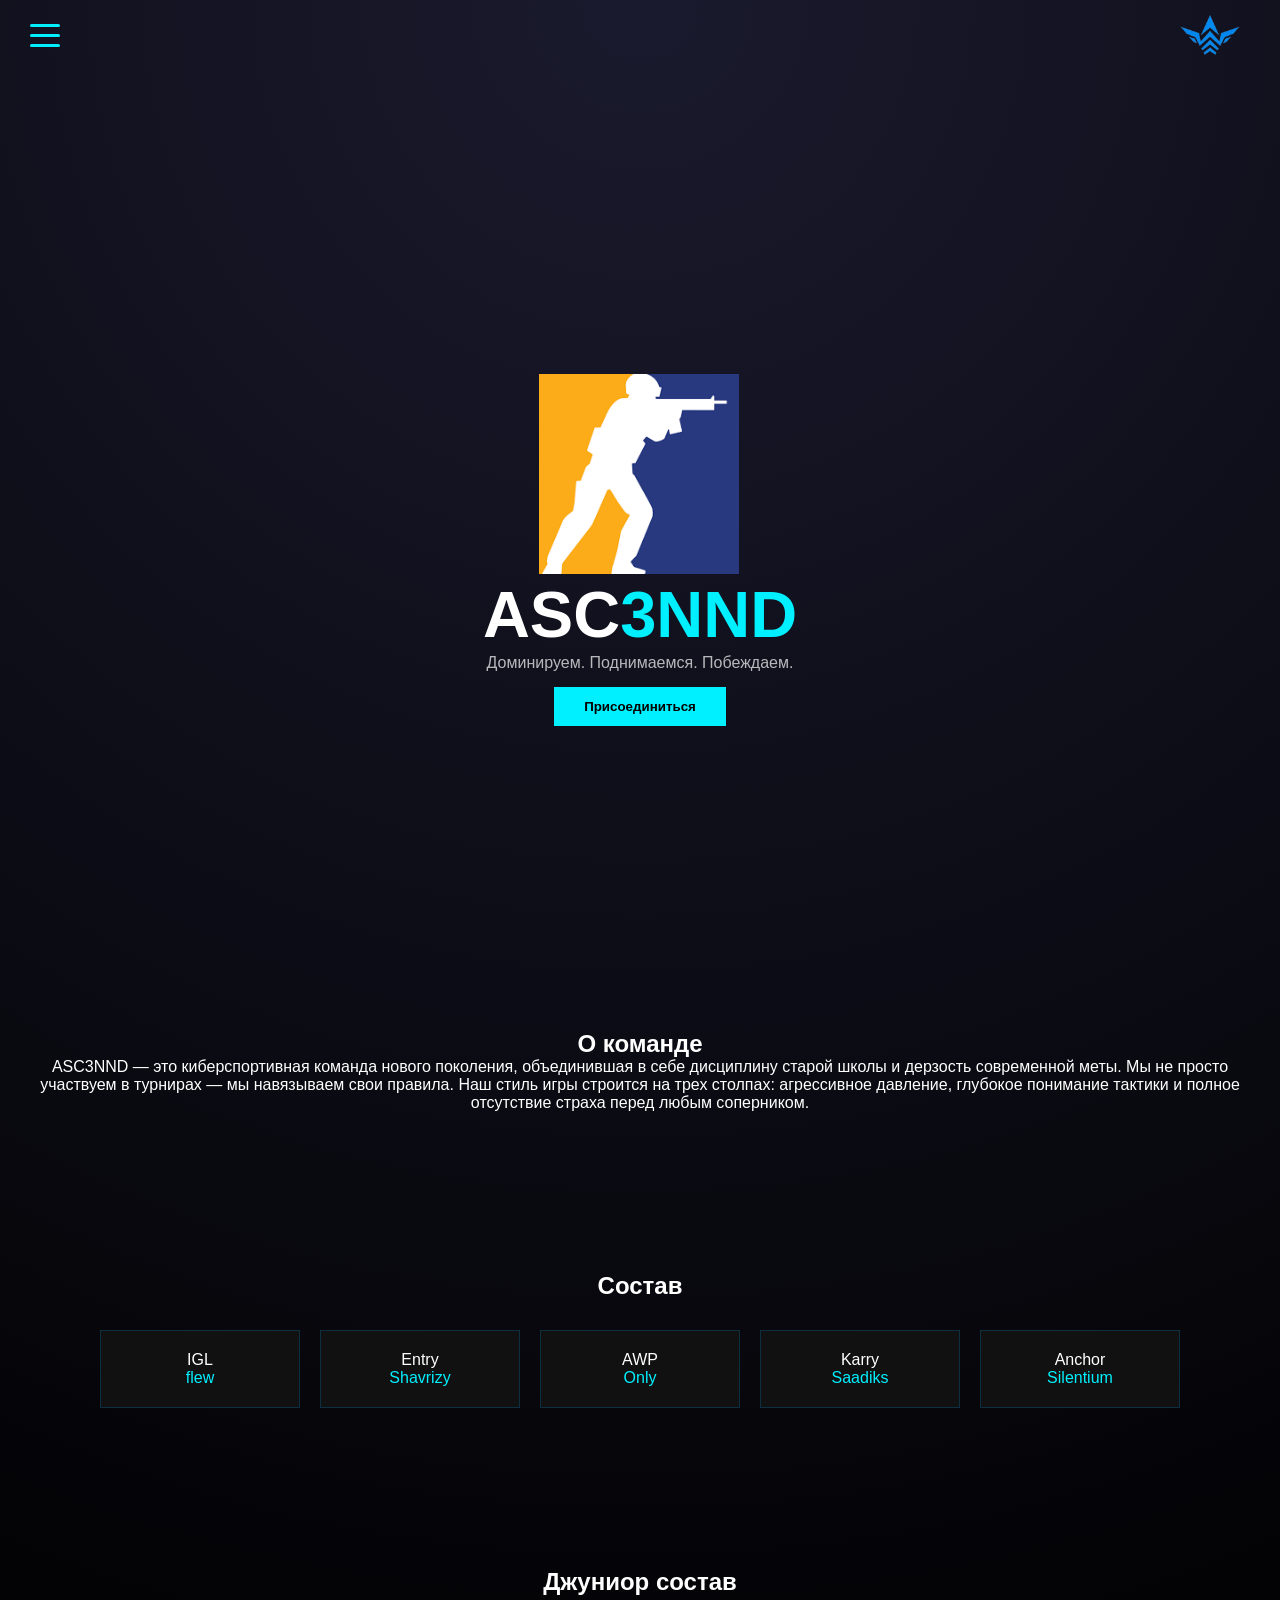
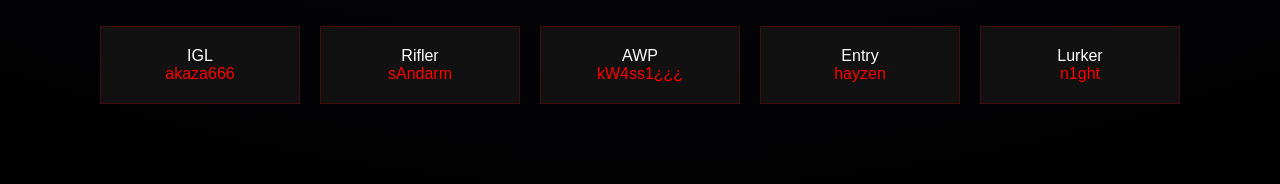
<file: index.html>
<!DOCTYPE html>
<html lang="ru">
<head>
  <meta name="view-transition" content="same-origin">
  <meta charset="UTF-8">
  <title>ASC3NND ESPORTS</title>
  <meta name="viewport" content="width=device-width, initial-scale=1.0">
  <link rel="stylesheet" href="style.css">
</head>
<body>

  <!-- 1. ГАМБУРГЕР-МЕНЮ (Вставляем сюда) -->
  <nav class="hamburger-menu">
    <input id="menu__toggle" type="checkbox" />
    <label class="menu__btn" for="menu__toggle">
      <span></span>
    </label>

    <ul class="menu__box">
      <li><a class="menu__item" href="tour.html">ASC3NND MAJOR 2026 SEASON 1</a></li>
      <li><a class="menu__item" href="https://t.me/ASC3NND" target="_blank">Telegram</a></li>
    </ul>
  </nav>

  <!-- BACKGROUND -->
  <div class="bg"></div>

  <!-- HEADER -->
  <header class="box">
       <img src="logo1.png" class="team-logo">
  </header>

  <!-- HERO -->
  <section class="hero">
    <img src="cs2.png" class="team-cs2">
    <div class="logo team-asc">ASC<span>3NND</span></div>
    <p>Доминируем. Поднимаемся. Побеждаем.</p>
    <a href="https://t.me/ASC3NND" target="_blank">
      <button>Присоединиться</button>
    </a>
  </section>

  <section id="about">
    <h2>О команде</h2>
    <p>
      ASC3NND — это киберспортивная команда нового поколения, объединившая в себе дисциплину старой школы и дерзость современной меты. Мы не просто участвуем в турнирах — мы навязываем свои правила. Наш стиль игры строится на трех столпах: агрессивное давление, глубокое понимание тактики и полное отсутствие страха перед любым соперником.
    </p>
  </section>

  <!-- TEAM -->
  <section id="team">
    <h2>Состав</h2>
    <div class="cards">
      <div class="card">IGL<br><span>flew</span></div>
      <div class="card">Entry<br><span>Shavrizy</span></div>
      <div class="card">AWP<br><span>Only</span></div>
      <div class="card">Karry<br><span>Saadiks</span></div>
      <div class="card">Anchor<br><span>Silentium</span></div>
    </div>
  </section>


  <section id="team-jr"> <!-- Изменил id, чтобы ссылки в меню работали точнее -->
    <h2>Джуниор состав</h2>
    <div class="cards1">
      <div class="cardjr">IGL<br><span class="jr-name">akaza666</span></div>
      <div class="cardjr">Rifler<br><span class="jr-name">sAndarm</span></div>
      <div class="cardjr">AWP<br><span class="jr-name">kW4ss1¿¿¿</span></div>
      <div class="cardjr">Entry<br><span class="jr-name">hayzen</span></div>
      <div class="cardjr">Lurker<br><span class="jr-name">n1ght</span></div>
    </div>
  </section>
  
  <script src="script.js"></script>
</body>
</html>
</file>
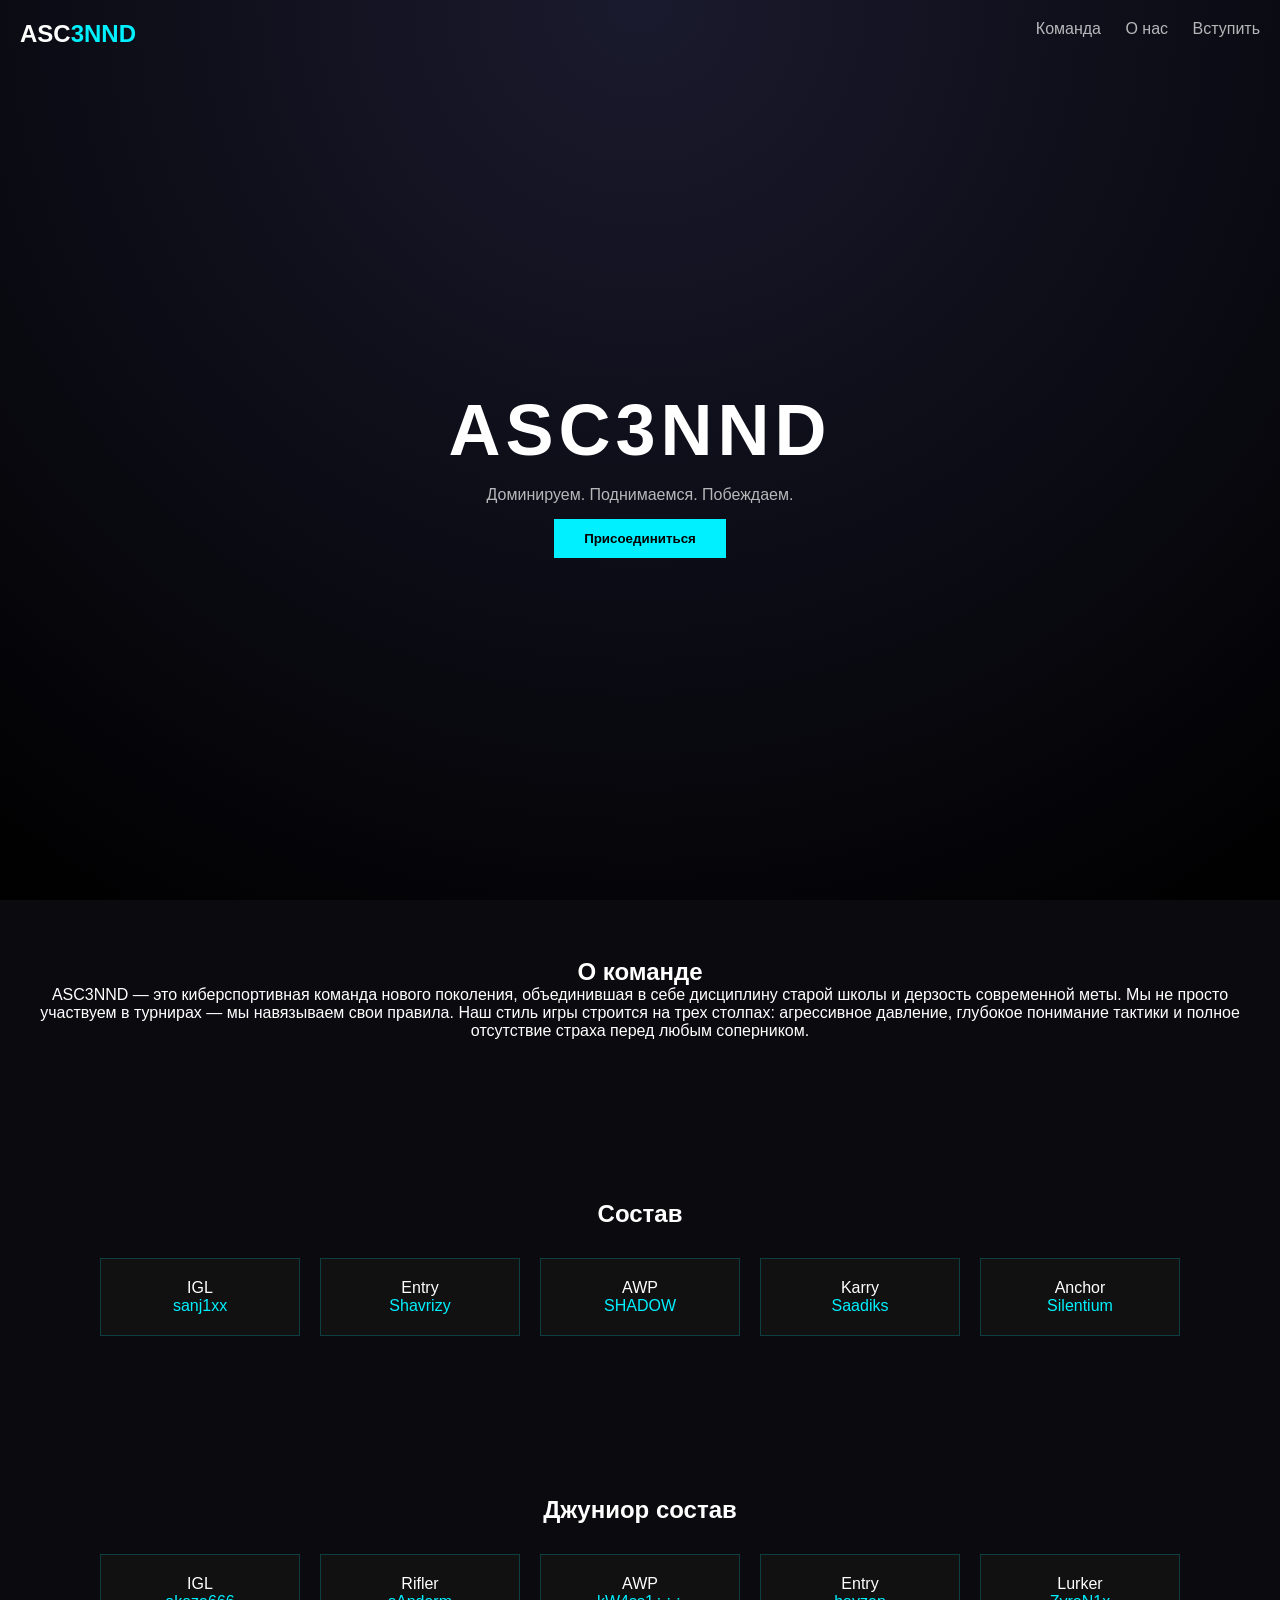
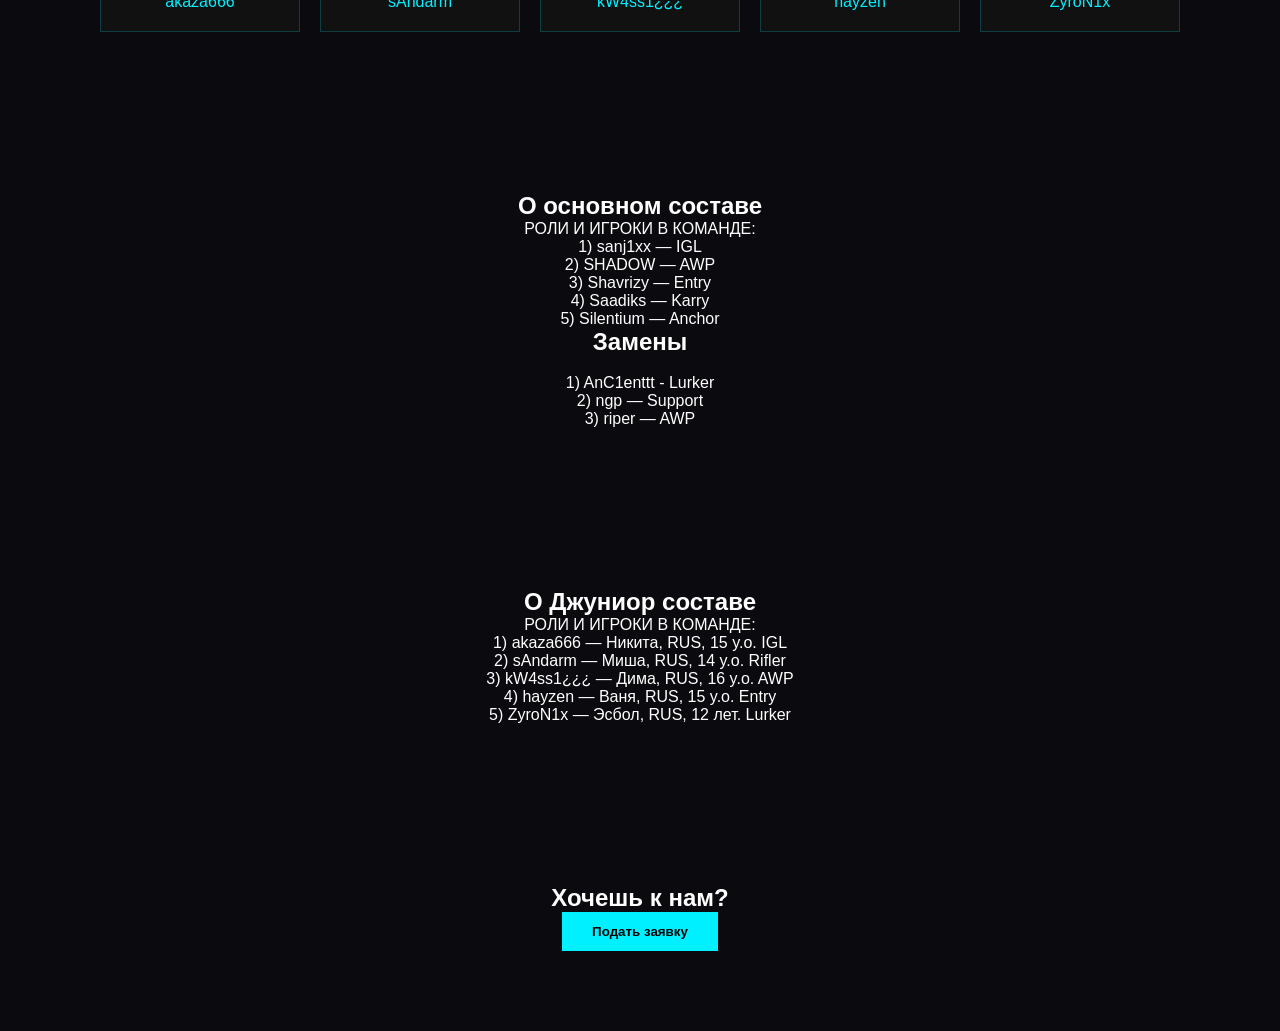
<file: asc3nnd.html>
<!DOCTYPE html>
<html lang="ru">
<head>
  <meta charset="UTF-8">
  <title>ASC3NND ESPORTS</title>
  <meta name="viewport" content="width=device-width, initial-scale=1.0">
  <link rel="stylesheet" href="asc3nndstyle.css">
</head>
<body>

  <!-- BACKGROUND -->
  <div class="bg"></div>

  <!-- HEADER -->
  <header>
    <div class="logo">ASC<span>3NND</span></div>
    <nav>
      <a href="#team">Команда</a>
      <a href="#about">О нас</a>
      <a href="#join">Вступить</a>
    </nav>
  </header>

  <!-- HERO -->
  <section class="hero">
    <h1>ASC3NND</h1>
    <p>Доминируем. Поднимаемся. Побеждаем.</p>
    <a href="https://t.me/ASC3NND" target="_blank">
      <button>Присоединиться</button>
    </a>
  </section>

  <section id="about">
    <h2>О команде</h2>
    <p>
      ASC3NND — это киберспортивная команда нового поколения, объединившая в себе дисциплину старой школы и дерзость современной меты. Мы не просто участвуем в турнирах — мы навязываем свои правила. Наш стиль игры строится на трех столпах: агрессивное давление, глубокое понимание тактики и полное отсутствие страха перед любым соперником.
    </p>
  </section>

  <!-- TEAM -->
  <section id="team">
    <h2>Состав</h2>
    <div class="cards">
      <div class="card">IGL<br><span>sanj1xx</span></div>
      <div class="card">Entry<br><span>Shavrizy</span></div>
      <div class="card">AWP<br><span>SHADOW</span></div>
      <div class="card">Karry<br><span>Saadiks</span></div>
      <div class="card">Anchor<br><span>Silentium</span></div>
    </div>
  </section>


  <section id="team">
    <h2>Джуниор состав</h2>
    <div class="cards">
      <div class="card">IGL<br><span>akaza666</span></div>
      <div class="card">Rifler<br><span>sAndarm</span></div>
      <div class="card">AWP<br><span>kW4ss1¿¿¿</span></div>
      <div class="card">Entry<br><span>hayzen</span></div>
      <div class="card">Lurker<br><span>ZyroN1x</span></div>
    </div>
  </section>

   <!-- ABOUT -->
  <section id="about">
    <h2>О основном составе</h2>
    <p>
      РОЛИ И ИГРОКИ В КОМАНДЕ:
      <br>1) sanj1xx — IGL
      <br>2) SHADOW — AWP
      <br>3) Shavrizy — Entry
      <br>4) Saadiks — Karry
      <br>5) Silentium — Anchor
    </p>
    <h2>Замены</h2>
    <p>
      <br>1) AnC1enttt - Lurker
      <br>2) ngp — Support
      <br>3) riper — AWP
    </p>
  </section>

    <section id="about">
    <h2>О Джуниор составе</h2>
    <p>
      РОЛИ И ИГРОКИ В КОМАНДЕ:
      <br>1) akaza666 — Никита, RUS, 15 y.o. IGL
      <br>2) sAndarm — Миша, RUS, 14 y.o. Rifler
      <br>3) kW4ss1¿¿¿ — Дима, RUS, 16 y.o. AWP
      <br>4) hayzen — Ваня, RUS, 15 y.o. Entry
      <br>5) ZyroN1x — Эсбол, RUS, 12 лет. Lurker
    </p>
  </section>

  <!-- JOIN -->
  <section id="join">
    <h2>Хочешь к нам?</h2>
    <a href="https://t.me/ASC3NND" target="_blank">
      <button>Подать заявку</button>
    </a>
  </section>

  <script src="script.js"></script>
</body>
</html>
</file>
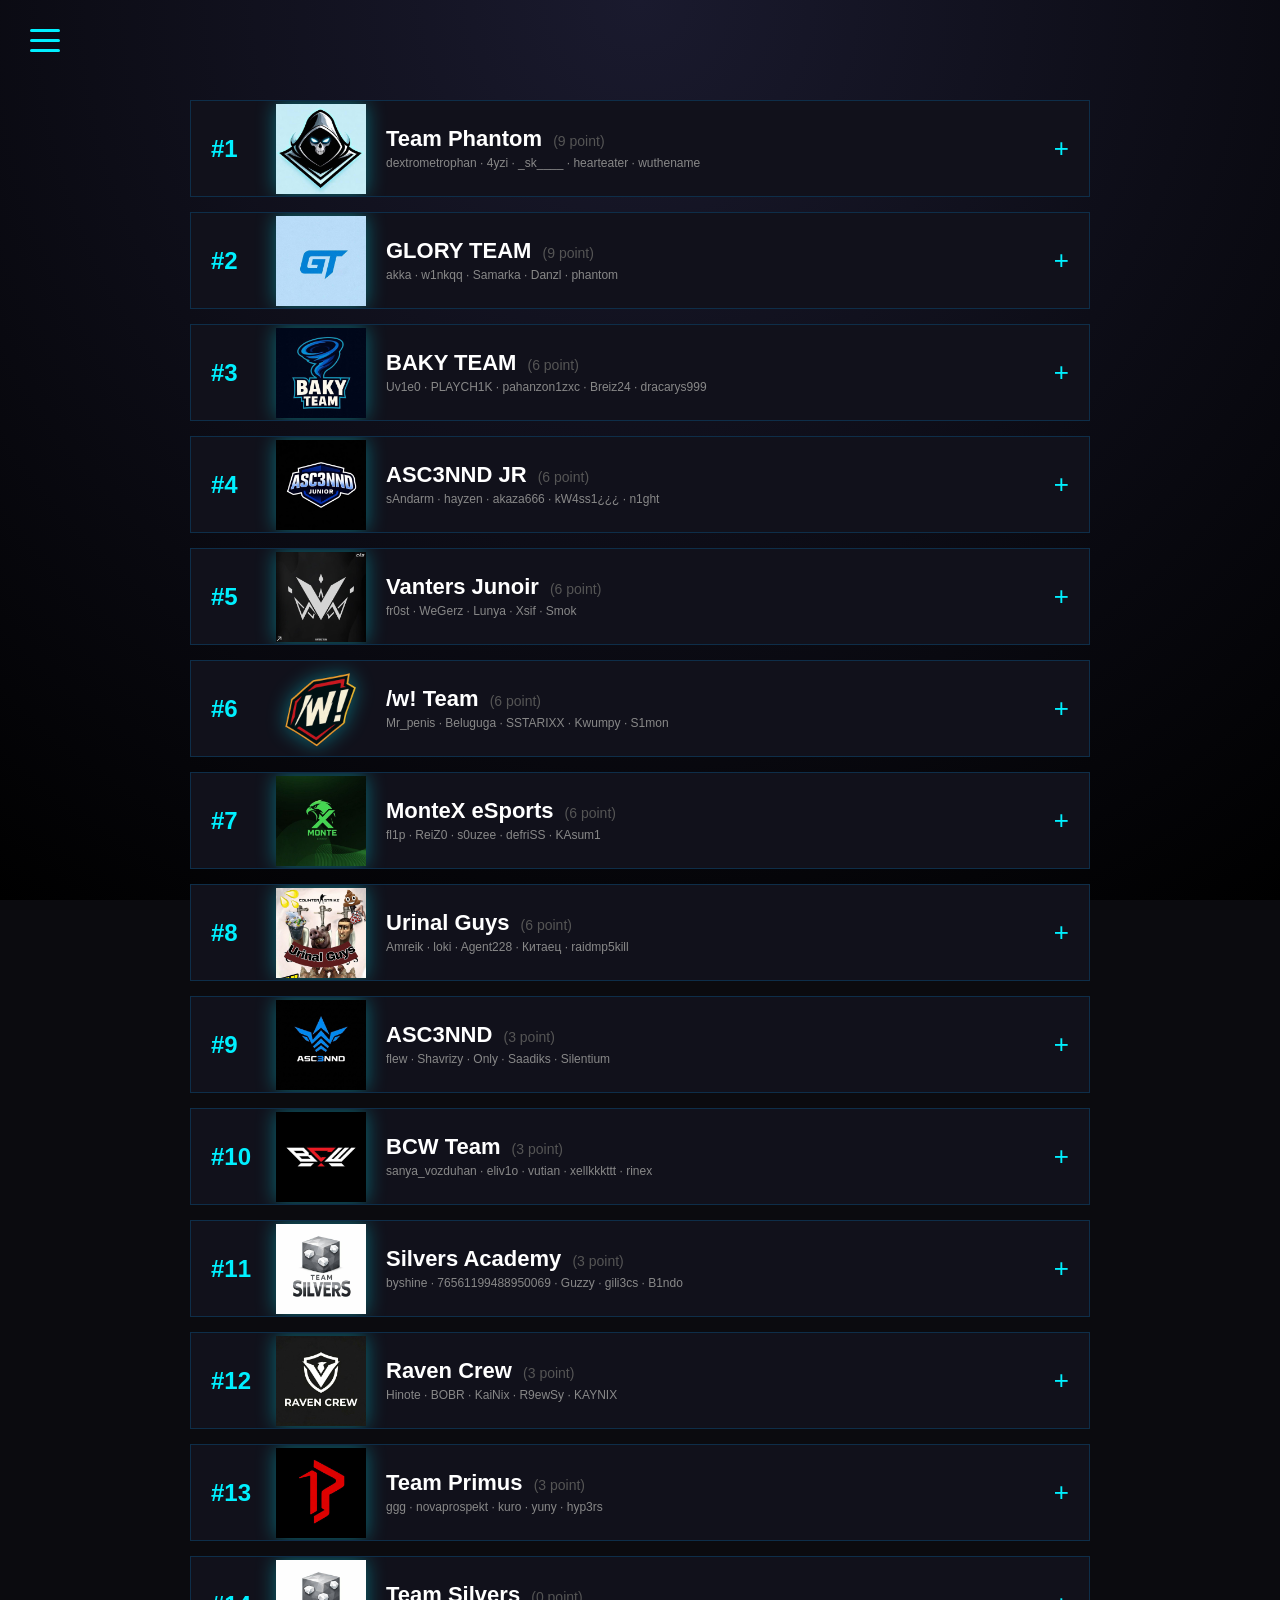
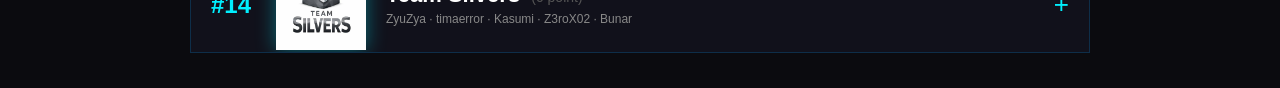
<file: tour.html>
<!DOCTYPE html>
<html lang="ru">
<head>
  <meta charset="UTF-8">
  <title>ASC3NND | РЕЙТИНГ</title>
  <meta name="viewport" content="width=device-width, initial-scale=1.0">
  <link rel="stylesheet" href="tour.css">
</head>
<body>
  <nav class="hamburger-menu">
    <input id="menu__toggle" type="checkbox" />
    <label class="menu__btn" for="menu__toggle"><span></span></label>
    <ul class="menu__box">
      <li><a class="menu__item" href="index.html">Главное меню</a></li>
      <li><a class="menu__item" href="https://t.me" target="_blank">Telegram</a></li>
    </ul>
  </nav>

  <div class="bg"></div>
  <header></header>

  <section id="tablica">
    <!-- Сюда JavaScript вставит 15 команд -->
    <div id="ranking-container"></div>
  </section>

  <script src="tour.js"></script>
</body>
</html>
</file>
<file: style.css>
* {
  margin: 0;
  padding: 0;
  box-sizing: border-box;
  font-family: 'Arial', sans-serif;
}

body {
  background: #0b0b0f;
  color: white;
  overflow-x: hidden;
}

.bg {
  position: fixed;
  inset: 0;
  background: radial-gradient(circle at top, #1a1a2e, #000);
  z-index: -1;
}

/* HEADER */
header {
    display: flex;
  justify-content: right; /* Логотип всегда будет строго по центру */
  align-items: center;
  padding: 20px;
  width: 100%;
}

.logo {
  font-size: 65px;
  font-weight: bold;
}

.logo span {
  color: #00f0ff;
}

nav a {
  margin-left: 20px;
  color: white;
  text-decoration: none;
  opacity: 0.7;
}

nav a:hover {
  opacity: 1;
}

/* HERO */
.hero {
  height: 90vh;
  display: flex;
  flex-direction: column;
  justify-content: center;
  align-items: center;
}

.hero h1 {
  font-size: 72px;
  letter-spacing: 5px;
}

.hero p {
  margin: 15px 0;
  opacity: 0.7;
}

/* Кнопка в HERO */
.hero a button {
  background: #00f0ff;
  color: black;
  font-weight: bold;
  padding: 12px 30px;
  border: none;
  cursor: pointer;
  transition: 0.3s;
}

.hero a button:hover {
  background: #0077ff;
  color: white;
  transform: scale(1.1);
}

/* SECTIONS */
section {
  padding: 80px 20px;
  text-align: center;
}

.cards {
  display: flex;
  justify-content: center;
  gap: 20px;
  margin-top: 30px;
  flex-wrap: wrap;
}
.cards1 {
  display: flex;
  justify-content: center;
  gap: 20px;
  margin-top: 30px;
  flex-wrap: wrap;
}

.card {
  width: 200px;
  padding: 20px;
  background: #111;
  border: 1px solid #00a2ff33;
}
.cardjr {
  width: 200px;
  padding: 20px;
  background: #111;
  border: 1px solid #ff000033;
}

.card span {
  color: #00f0ff;
}
.jr-name {
  color: #ff0000;
}
h2.no-gap {
    margin-top: 0;      
    margin-bottom: 5px; 
}


p {
    margin-bottom: 0;  
} 
img {                
    max-width: 100%;                
    height: auto;  
}
.team-logo {
  width: 100px;
  height: auto;
  transform: translateY(-23px);
  /* Убираем transform, он тут больше не нужен */
  transition: 0.5s; 
}
.team-asc { /* Задай размер, чтобы фото не было на весь экран */
    
    height:auto;
    transform: translateY(13px);
    
    /* Если хочешь, чтобы картинка была плавной при изменениях */
    transition: 0.5s; 
}
.team-cs2 {
    width: 200px; /* Задай размер, чтобы фото не было на весь экран */
    
    /* Сдвиг: 50px вправо, 100px вниз */
    transform: translate(-1px, 10px); 
    
    /* Если хочешь, чтобы картинка была плавной при изменениях */
    transition: 0.5s; 
}
/* --- ГАМБУРГЕР МЕНЮ --- */

#menu__toggle {
  opacity: 0;
  position: fixed;
}

/* Кнопка с полосками */
.menu__btn {
  display: flex;
  align-items: center;
  position: absolute;
  top: 20px;
  left: 30px;
  width: 30px;
  height: 30px;
  cursor: pointer;
  z-index: 1000;
}

/* Сами полоски */
.menu__btn > span,
.menu__btn > span::before,
.menu__btn > span::after {
  display: block;
  position: absolute;
  width: 100%;
  height: 3px;
  background-color: #00f0ff; /* Твой голубой цвет */
  transition-duration: .25s;
  border-radius: 2px;
}
.menu__btn > span::before { content: ''; top: -10px; }
.menu__btn > span::after { content: ''; top: 10px; }

/* Выезжающий блок меню */
.menu__box {
  display: block;
  position: fixed;
  top: 0;
  left: -100%; /* Спрятано слева */
  width: 280px;
  height: 100%;
  margin: 0;
  padding: 80px 0;
  list-style: none;
  background: #0b0b0f; /* Твой фон body */
  border-right: 1px solid #00a2ff33;
  box-shadow: 5px 0 15px rgba(0, 0, 0, 0.5);
  transition-duration: .25s;
  z-index: 999;
}

/* Ссылки внутри меню */
.menu__item {
  display: block;
  padding: 15px 30px;
  color: white;
  font-size: 22px;
  text-decoration: none;
 transition: 0.4s cubic-bezier(0.68, -0.55, 0.27, 1.55); /* Плавный отскок */
  opacity: 0;            /* Изначально невидимы */
  transform: translateX(-20px); /* Сдвинуты влево */
}
#menu__toggle:checked ~ .menu__box .menu__item {
  opacity: 1;
  transform: translateX(0);
}
/* Задержка для 1-го пункта */
.menu__box li:nth-child(1) .menu__item {
  transition-delay: 0.1s;
}

/* Задержка для 2-го пункта */
.menu__box li:nth-child(2) .menu__item {
  transition-delay: 0.2s;
}

/* Задержка для 3-го пункта */
.menu__box li:nth-child(3) .menu__item {
  transition-delay: 0.3s;
}
.menu__item:hover {
  opacity: 1;
  background: #00f0ff1a;
  color: #00f0ff;
  padding-left: 40px; /* Эффект сдвига при наведении */
}

/* ЛОГИКА: Показать при нажатии */
#menu__toggle:checked ~ .menu__box {
  left: 0;
}

/* Анимация крестика */
#menu__toggle:checked ~ .menu__btn > span {
  transform: rotate(45deg);
}
#menu__toggle:checked ~ .menu__btn > span::before {
  top: 0;
  transform: rotate(0);
}
#menu__toggle:checked ~ .menu__btn > span::after {
  top: 0;
  transform: rotate(90deg);
}
@keyframes fadeInPage {
  from {
    opacity: 0;
    transform: translateY(10px); /* Легкий сдвиг вверх */
  }
  to {
    opacity: 1;
    transform: translateY(0);
  }
}

/* 2. Применяем её к body */
body {
  animation: fadeInPage 0.6s ease-out forwards;
}
.fade-out {
  opacity: 0 !important;
  transition: 0.4s;
}
/* Настройки для телефонов (ширина меньше 768px) */
@media (max-width: 768px) {
  .hero h1 {
    font-size: 42px; /* Уменьшаем огромный шрифт заголовка */
  }
  
  .logo {
    font-size: 40px; /* Уменьшаем логотип */
  }

  /* Карточки игроков: делаем их по 2 в ряд на телефоне */
  .card, .cardjr {
    width: calc(50% - 20px); /* 50% ширины минус отступы */
    min-width: 140px;
  }

  .team-cs2 {
    width: 150px; /* Уменьшаем картинку CS2 */
  }
}

/* Для совсем узких экранов (меньше 480px) */
@media (max-width: 480px) {
  .card, .cardjr {
    width: 100%; /* Карточки встают по одной в ряд (на всю ширину) */
  }
}
</file>
<file: asc3nndstyle.css>
* {
  margin: 0;
  padding: 0;
  box-sizing: border-box;
  font-family: 'Arial', sans-serif;
}

body {
  background: #0b0b0f;
  color: white;
  overflow-x: hidden;
}

.bg {
  position: fixed;
  inset: 0;
  background: radial-gradient(circle at top, #1a1a2e, #000);
  z-index: -1;
}

/* HEADER */
header {
  display: flex;
  justify-content: space-between;
  padding: 20px;
}

.logo {
  font-size: 24px;
  font-weight: bold;
}

.logo span {
  color: #00f0ff;
}

nav a {
  margin-left: 20px;
  color: white;
  text-decoration: none;
  opacity: 0.7;
}

nav a:hover {
  opacity: 1;
}

/* HERO */
.hero {
  height: 90vh;
  display: flex;
  flex-direction: column;
  justify-content: center;
  align-items: center;
}

.hero h1 {
  font-size: 72px;
  letter-spacing: 5px;
}

.hero p {
  margin: 15px 0;
  opacity: 0.7;
}

/* Кнопка в HERO */
.hero a button {
  background: #00f0ff;
  color: black;
  font-weight: bold;
  padding: 12px 30px;
  border: none;
  cursor: pointer;
  transition: 0.3s;
}

.hero a button:hover {
  background: #ff00f0;
  color: white;
  transform: scale(1.1);
}

/* SECTIONS */
section {
  padding: 80px 20px;
  text-align: center;
}

.cards {
  display: flex;
  justify-content: center;
  gap: 20px;
  margin-top: 30px;
  flex-wrap: wrap;
}

.card {
  width: 200px;
  padding: 20px;
  background: #111;
  border: 1px solid #00f0ff33;
}

.card span {
  color: #00f0ff;
}

/* Кнопка в JOIN */
#join a button {
  background: #00f0ff;
  color: black;
  font-weight: bold;
  padding: 12px 30px;
  border: none;
  cursor: pointer;
  transition: 0.3s;
}

#join a button:hover {
  background: #ff00f0;
  color: white;
  transform: scale(1.1);
}
h2.no-gap {
    margin-top: 0;      /* Убирает внешний отступ сверху */
    margin-bottom: 5px; /* Оставляет маленький отступ снизу */
}

/* Опционально: убираем отступ снизу у предыдущего параграфа */
p {
    margin-bottom: 0;   /* Чтобы текст вплотную прижался к заголовку */
}
</file>
<file: tour.css>
* { margin: 0; padding: 0; box-sizing: border-box; font-family: 'Arial', sans-serif; }
body { background: #0b0b0f; color: white; overflow-x: hidden; }

.bg {
  position: fixed; inset: 0;
  background: radial-gradient(circle at top, #1a1a2e, #000);
  z-index: -1;
}

header { display: flex; justify-content: center; padding: 40px 20px; }
.main-header-logo { width: 150px; filter: drop-shadow(0 0 10px #00f0ff55); }

/* --- ГАМБУРГЕР --- */
#menu__toggle { opacity: 0; position: fixed; }
.menu__btn {
  display: flex; align-items: center; position: absolute;
  top: 25px; left: 30px; width: 30px; height: 30px; cursor: pointer; z-index: 1000;
}
.menu__btn > span, .menu__btn > span::before, .menu__btn > span::after {
  display: block; position: absolute; width: 100%; height: 3px;
  background-color: #00f0ff; transition-duration: .25s; border-radius: 2px;
}
.menu__btn > span::before { content: ''; top: -10px; }
.menu__btn > span::after { content: ''; top: 10px; }
.menu__box {
  position: fixed; top: 0; left: -100%; width: 280px; height: 100%;
  padding: 80px 0; list-style: none; background: #0b0b0f;
  border-right: 1px solid #00a2ff33; transition-duration: .25s; z-index: 999;
}
.menu__item { display: block; padding: 15px 30px; color: white; font-size: 22px; text-decoration: none; transition: 0.3s; opacity: 0.7; }
.menu__item:hover { opacity: 1; background: #00f0ff1a; color: #00f0ff; padding-left: 40px; }
#menu__toggle:checked ~ .menu__box { left: 0; }
#menu__toggle:checked ~ .menu__btn > span { transform: rotate(45deg); }
#menu__toggle:checked ~ .menu__btn > span::before { top: 0; transform: rotate(0); }
#menu__toggle:checked ~ .menu__btn > span::after { top: 0; transform: rotate(90deg); }

/* --- ТАБЛИЦА (УВЕЛИЧЕННОЕ ЛОГО) --- */
#tablica { padding: 20px; }
.hltv-wrapper {
  background-color: #11111b;
  max-width: 900px;
  margin: 0 auto;
  border: 1px solid #00a2ff33;
  overflow: hidden;
}

.hltv-card {
  display: flex;
  align-items: center;
  padding: 0 20px; /* Убрали вертикальный паддинг */
  min-height: 95px; /* Высота под большой логотип */
  cursor: pointer;
  transition: background 0.3s;
}
.hltv-card:hover { background: #161625; }

.rank {
  font-size: 24px; font-weight: bold; color: #00f0ff;
  margin-right: 20px; min-width: 45px;
}

.team-mini-logo {
  width: 90px;  /* Максимальный размер */
  height: 90px;
  object-fit: contain;
  margin-right: 20px;
  filter: drop-shadow(0 0 10px rgba(0, 240, 255, 0.4));
  transition: 0.3s;
}

.team-info { flex-grow: 1; text-align: left; }
.team-title { font-size: 22px; font-weight: bold; color: #fff; line-height: 1; }
.points { font-size: 14px; color: #555; margin-left: 5px; font-weight: normal; }
.team-players { font-size: 12px; color: #888; margin-top: 6px; }

.expand-icon { font-size: 26px; color: #00f0ff; transition: 0.3s; }

/* РАСКРЫТИЕ */
.team-details {
  max-height: 0; overflow: hidden;
  transition: max-height 0.5s ease-in-out; background: #0d0d14;
}
.hltv-wrapper.active .team-details { max-height: 600px; border-top: 1px solid #00a2ff33; }
.hltv-wrapper.active .expand-icon { transform: rotate(45deg); }

/* ИГРОКИ */
.players-grid { display: flex; gap: 10px; padding: 20px; }
.player-item { flex: 1; background: #1a1a2e; border: 1px solid #00a2ff1a; padding-bottom: 10px; text-align: center; }
.img-container { background: #0b0b0f; margin-bottom: 8px; }
.img-container img { width: 100%; display: block; filter: grayscale(0.7); transition: 0.3s; }
.player-item:hover img { filter: grayscale(0); }
.player-meta { display: flex; align-items: center; justify-content: center; gap: 6px; font-size: 13px; color: #fff; }
.flag-img { width: 18px; border-radius: 2px; }

.team-links { display: flex; justify-content: center; gap: 30px; padding: 15px; border-top: 1px solid #00a2ff1a; }
.team-links a { color: #00f0ff; text-decoration: none; font-size: 13px; opacity: 0.6; }
.team-links a:hover { opacity: 1; }

/* МОБИЛКИ */
@media (max-width: 600px) {
  .team-mini-logo { width: 60px; height: 60px; }
  .hltv-card { min-height: 70px; }
  .team-title { font-size: 18px; }
  .players-grid { flex-wrap: wrap; }
  .player-item { flex: 0 0 48%; }
}
.flag-emoji {
  font-size: 18px; /* Размер флага */
  line-height: 1;
  display: inline-block;
  vertical-align: middle;
}
.hltv-wrapper {
  margin-bottom: 15px; /* Расстояние между таблицами */
}
/* Настройки для телефонов (ширина меньше 768px) */
@media (max-width: 768px) {
  .hero h1 {
    font-size: 42px; /* Уменьшаем огромный шрифт заголовка */
  }
  
  .logo {
    font-size: 40px; /* Уменьшаем логотип */
  }

  /* Карточки игроков: делаем их по 2 в ряд на телефоне */
  .card, .cardjr {
    width: calc(50% - 20px); /* 50% ширины минус отступы */
    min-width: 140px;
  }

  .team-cs2 {
    width: 150px; /* Уменьшаем картинку CS2 */
  }
}

/* Для совсем узких экранов (меньше 480px) */
@media (max-width: 480px) {
  .card, .cardjr {
    width: 100%; /* Карточки встают по одной в ряд (на всю ширину) */
  }
}
</file>
